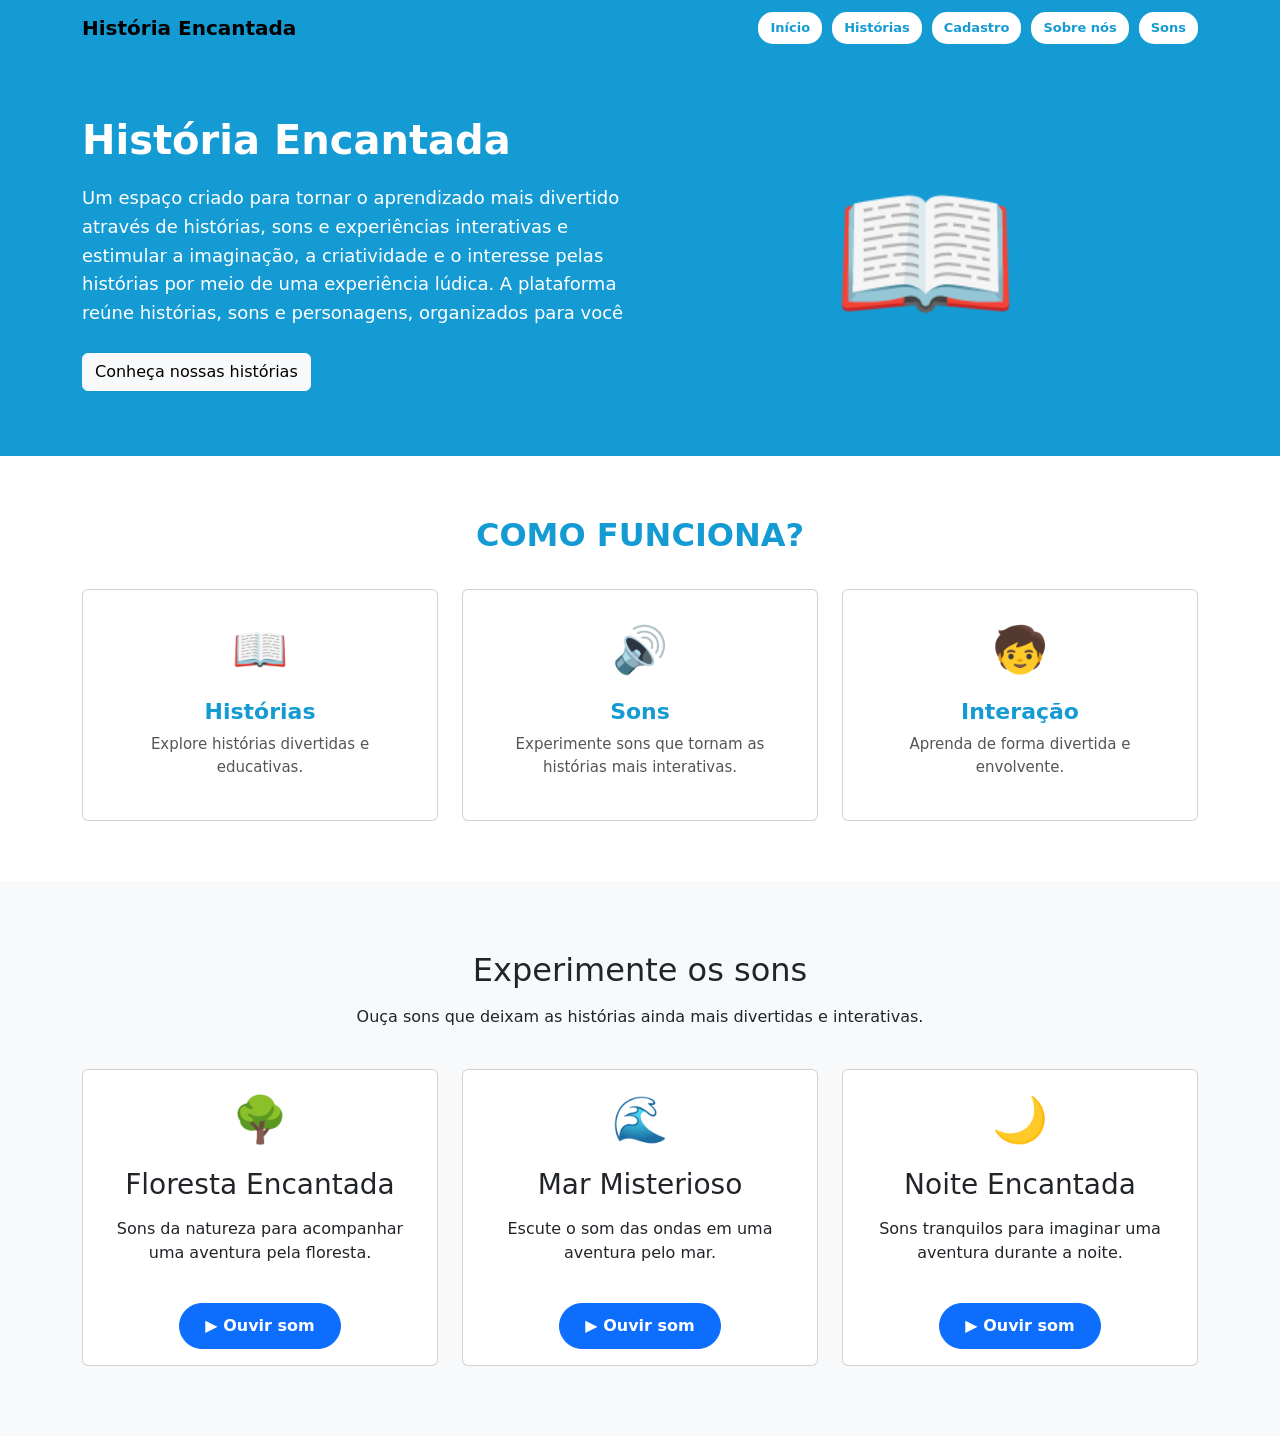
<file: index.html>
<!DOCTYPE html>
<html lang="pt-br">
<head>
    <meta charset="UTF-8">
    <meta name="viewport" content="width=device-width, initial-scale=1.0">
    <title>História Encantada</title>
    <link rel="stylesheet" href="style.css">
    <link href="https://cdn.jsdelivr.net/npm/bootstrap@5.3.8/dist/css/bootstrap.min.css" rel="stylesheet">
</head>
<body>
   <nav class="navbar">
    <div class="container">
        <a class="navbar-brand" href="index.html">
            História Encantada
        </a>
        <div class="menu">
 <a href="index.html">Início</a>
  <a href="historias.html">Histórias</a>
      <a href="cadastro.html">Cadastro</a>
 <a href="info.html">Sobre nós</a>
 <a href="sons.html">Sons</a>
        </div>

    </div>

</nav> 
<section class="inicio">
 <div class="container">
  <div class="row align-items-center">
  <div class="col-md-6">
 <h1>História Encantada</h1>
 <p> Um espaço criado para tornar o aprendizado
 mais divertido através de histórias,
 sons e experiências interativas e estimular a imaginação, a criatividade e o interesse pelas histórias por meio de uma experiência lúdica. A plataforma reúne histórias, sons e personagens, organizados para você  </p>
 <a href="historias.html" class="btn btn-light">
 Conheça nossas histórias </a>
</div>

<div class="col-md-6 text-center">
 <div class="personagem">
  📖
</div>
 </div>

 </div>

 </div>

</section>

<section class="funciona">

<div class="container">
 <h2>Como funciona?</h2>
 <div class="row">

<div class="col-md-4">
<div class="card funcionamento">
 <div class="card-body">
 <div class="icone">📖</div>

 <h3>Histórias</h3>

 <p>
 Explore histórias divertidas
 e educativas. </p>
</div>
</div>
</div>


 <div class="col-md-4">
<div class="card funcionamento">
<div class="card-body">
 <div class="icone">🔊</div>

<h3>Sons</h3>

<p>
 Experimente sons que tornam
 as histórias mais interativas.
</p>
 </div>
 </div>
</div>


<div class="col-md-4">
<div class="card funcionamento">
<div class="card-body">
<div class="icone">🧒</div>

<h3>Interação</h3>

<p>
 Aprenda de forma divertida
 e envolvente.
</p>
 </div>
</div>
</div>
</div>
</div>
</section>

<section class="sons">
<div class="container">
<h2>Experimente os sons</h2>
 <p class="descricao-sons">
 Ouça sons que deixam as histórias ainda mais divertidas e interativas. </p>
<div class="row">
 <div class="col-md-4">
 <div class="card som-card">
<div class="card-body">
<div class="icone">🌳</div>
<h3>Floresta Encantada</h3>
<p> Sons da natureza para acompanhar uma aventura pela floresta.</p>
<button class="btn btn-primary" data-som="floresta">
 ▶ Ouvir som </button>
</div>
 </div>
</div>
 <div class="col-md-4">
<div class="card som-card">
<div class="card-body">
 <div class="icone">🌊</div>
<h3>Mar Misterioso</h3>
 <p>Escute o som das ondas em uma aventura pelo mar.</p>
<button class="btn btn-primary" data-som="mar">
 ▶ Ouvir som
</button>
</div>
</div>
</div>


<div class="col-md-4">
<div class="card som-card">
 <div class="card-body">
 <div class="icone">🌙</div>
<h3>Noite Encantada</h3>
 <p>Sons tranquilos para imaginar uma aventura durante a noite.</p>
<button class="btn btn-primary" data-som="noite">
▶ Ouvir som
</button>
</div>
</div>
</div>
</div>
</div>
</section>

<script src="script.js"></script>

</body>
</html>
</file>
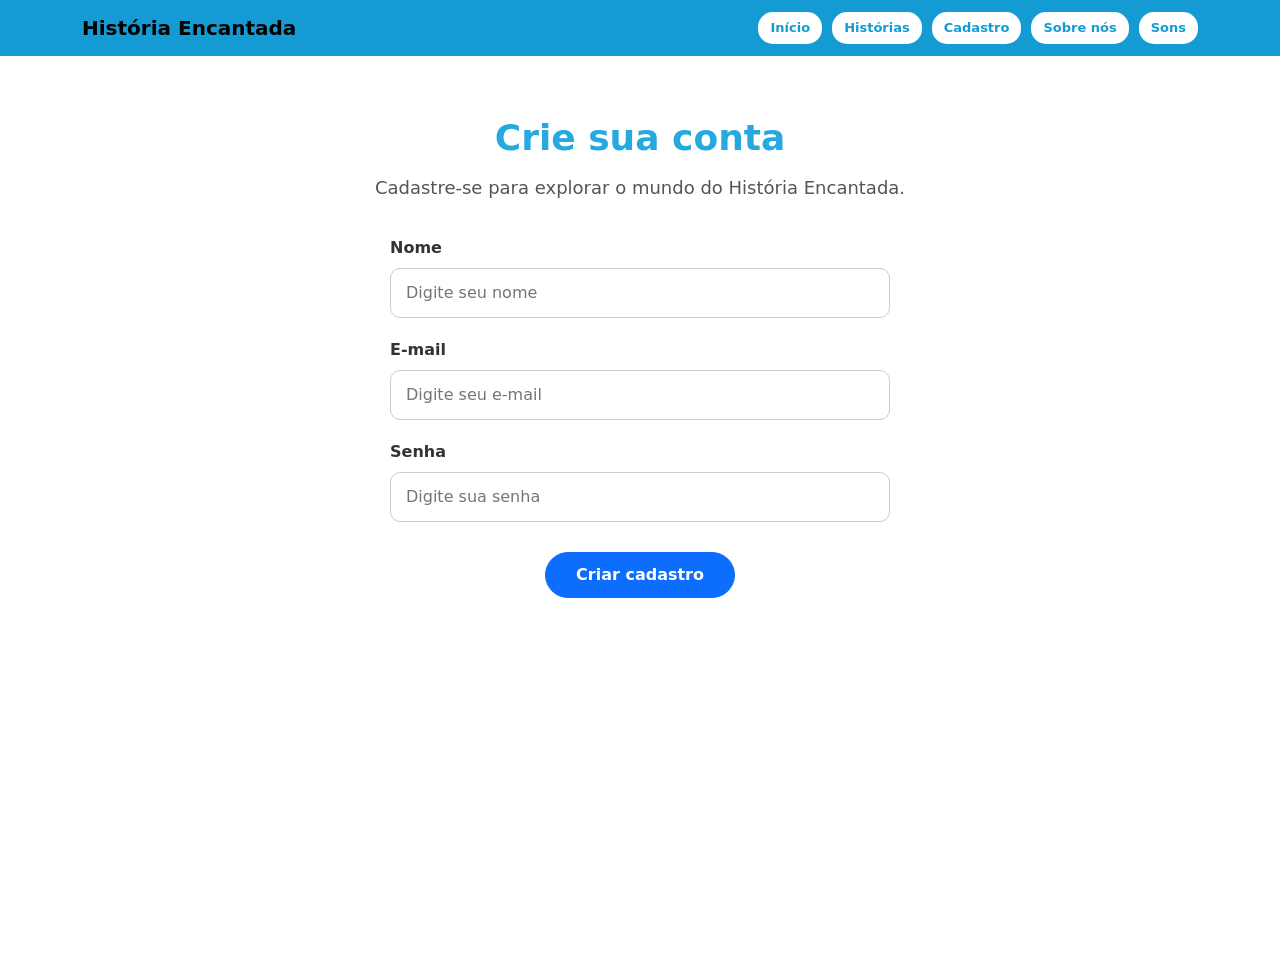
<file: cadastro.html>
<!DOCTYPE html>
<html lang="pt-br">
<head>
    <meta charset="UTF-8">
    <meta name="viewport" content="width=device-width, initial-scale=1.0">
    <title>Cadastro - História Encantada</title>
<link rel="stylesheet" href="style.css">
    <link href="https://cdn.jsdelivr.net/npm/bootstrap@5.3.8/dist/css/bootstrap.min.css" rel="stylesheet">
</head>
<body>
 <nav class="navbar">
<div class="container">
<a class="navbar-brand" href="index.html">
História Encantada</a>
<div class="menu">
<a href="index.html">Início</a>
<a href="historias.html">Histórias</a>
<a href="cadastro.html">Cadastro</a>
<a href="info.html">Sobre nós</a>
<a href="sons.html">Sons</a>
</div>
</div>
</nav>
<section class="cadastro">
 <div class="container">
<h1>Crie sua conta</h1>
<p>Cadastre-se para explorar o mundo do História Encantada.</p>
<div class="cadastro-form">
<label for="nome">Nome</label>
<input type="text" id="nome" placeholder="Digite seu nome">
</div>
<div class="cadastro-form">
<label for="email">E-mail</label>
<input type="email" id="email" placeholder="Digite seu e-mail">
</div>
<div class="cadastro-form">
<label for="senha">Senha</label>
<input type="password" id="senha" placeholder="Digite sua senha">
</div>
<button type="button" class="btn btn-primary">
Criar cadastro
</button>
</div>

</section>

</body>
</html>
</file>
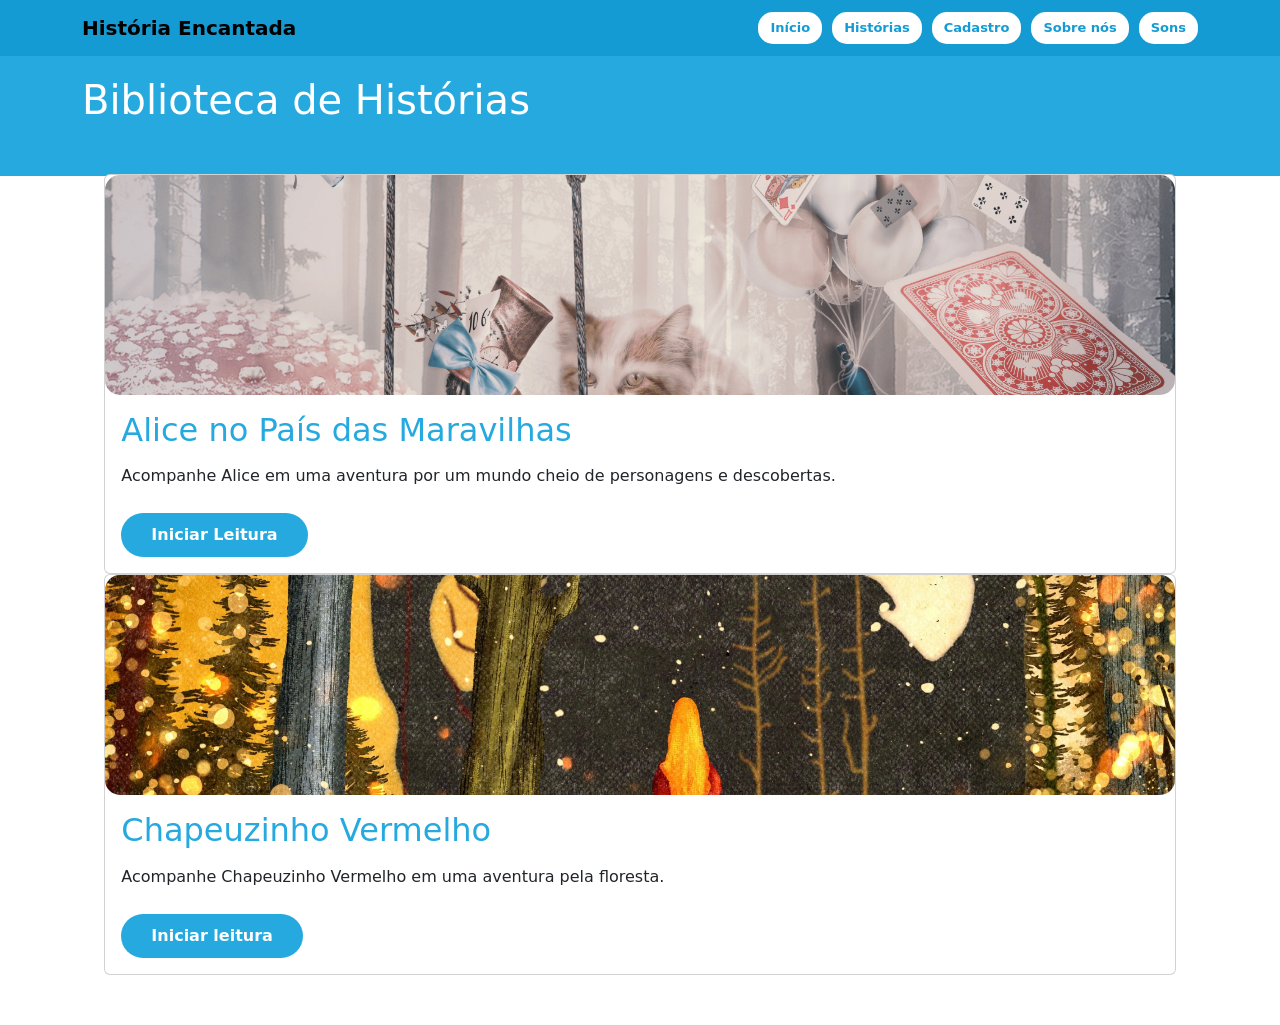
<file: historias.html>
<!DOCTYPE html>
<html lang="pt-br">
<head>
<meta charset="UTF-8">
<meta name="viewport" content="width=device-width, initial-scale=1.0">
 <title>Biblioteca de Histórias</title>
 <link rel="stylesheet" href="style.css">
<link href="https://cdn.jsdelivr.net/npm/bootstrap@5.3.8/dist/css/bootstrap.min.css" rel="stylesheet">
</head>
<body>
 <body>
 <nav class="navbar">
 <div class="container">
 <a class="navbar-brand" href="index.html">
História Encantada </a>
<div class="menu">
<a href="index.html">Início</a>
<a href="historias.html">Histórias</a>
<a href="cadastro.html">Cadastro</a>
<a href="info.html">Sobre nós</a>
<a href="sons.html">Sons</a>
</div>
 </div>
</nav>

<section class="biblioteca">
<div class="container">
<h1>Biblioteca de Histórias</h1>

<div class="card historia-card">
<img src="assets/alice.jpg" alt="Alice no País das Maravilhas">
<div class="card-body">
 <h2>Alice no País das Maravilhas</h2>
<p>Acompanhe Alice em uma aventura por um mundo cheio de personagens e descobertas.</p>  
<a href="leitura.html" class="btn btn-primary">
    Iniciar Leitura
</a>
</div>
 </div>

 <div class="card historia-card">
<img src="assets/chapeuzinho.jpg" alt="Chapeuzinho Vermelho">
<div class="card-body">
<h2>Chapeuzinho Vermelho</h2>
<p>
Acompanhe Chapeuzinho Vermelho em uma aventura pela floresta.</p>
<a href="#" class="btn btn-primary">
Iniciar leitura</a>
</div>
</div>

</section>
</body>   
</body>
</html>
</file>
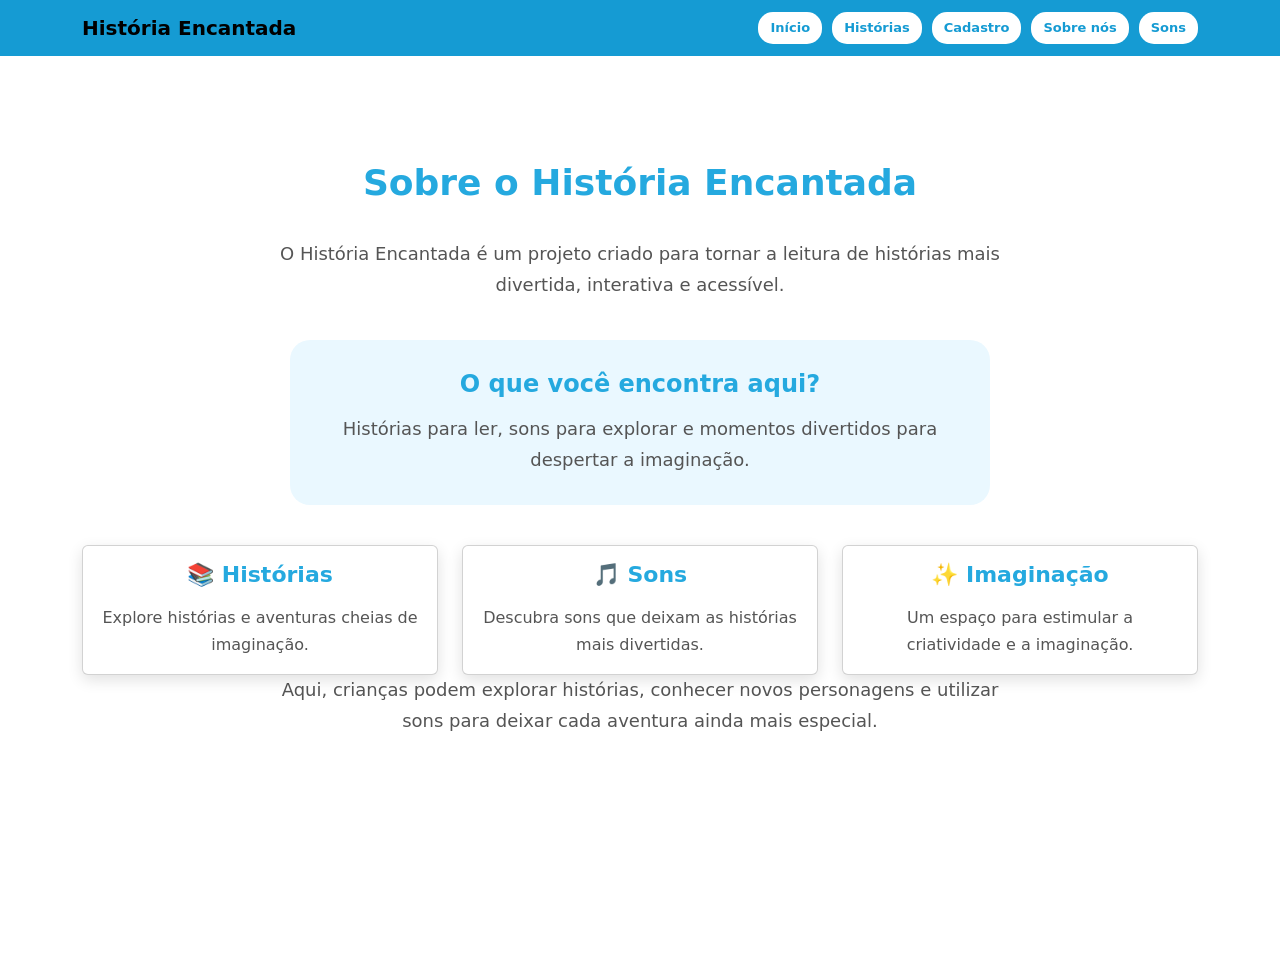
<file: info.html>
<!DOCTYPE html>
<html lang="pt-br">
<head>
    <meta charset="UTF-8">
    <meta name="viewport" content="width=device-width, initial-scale=1.0">
    <title>Sobre nós - História Encantada</title>
<link rel="stylesheet" href="style.css">
    <link href="https://cdn.jsdelivr.net/npm/bootstrap@5.3.8/dist/css/bootstrap.min.css" rel="stylesheet">
</head>
<body>
   

    <nav class="navbar">

<div class="container">
<a class="navbar-brand" href="index.html">
História Encantada</a>
<div class="menu">
<a href="index.html">Início</a>
<a href="historias.html">Histórias</a>
<a href="cadastro.html">Cadastro</a>
 <a href="info.html">Sobre nós</a>
 <a href="sons.html">Sons</a>

</div>
</div>
</nav>
<section class="sobre">
<div class="container">
<h1><h1>Sobre o História Encantada</h1></h1>
<p>O História Encantada é um projeto criado para tornar
a leitura de histórias mais divertida, interativa e acessível.</p>
<div class="sobre-destaque">
    <h2>O que você encontra aqui?</h2>
    <p> Histórias para ler, sons para explorar e momentos
divertidos para despertar a imaginação.</p>
</div>
<div class="row mt-4">
    
    <div class="col-md-4">
 <div class="card sobre-card">
<div class="card-body">
<h3>📚 Histórias</h3>
 <p> Explore histórias e aventuras cheias de imaginação.</p>
</div>
</div>
</div>

<div class="col-md-4">
<div class="card sobre-card">
<div class="card-body">
<h3>🎵 Sons</h3>
<p>Descubra sons que deixam as histórias mais divertidas.</p>
</div>
</div>
 </div>

 <div class="col-md-4">
<div class="card sobre-card">
<div class="card-body">
<h3>✨ Imaginação</h3>
<p>Um espaço para estimular a criatividade e a imaginação.</p>
</div>
</div>
</div>

</div>
<p>Aqui, crianças podem explorar histórias, conhecer novos personagens e utilizar sons para deixar cada aventura ainda mais especial.</p>
</div>

</section>
</body>
</html>
</file>
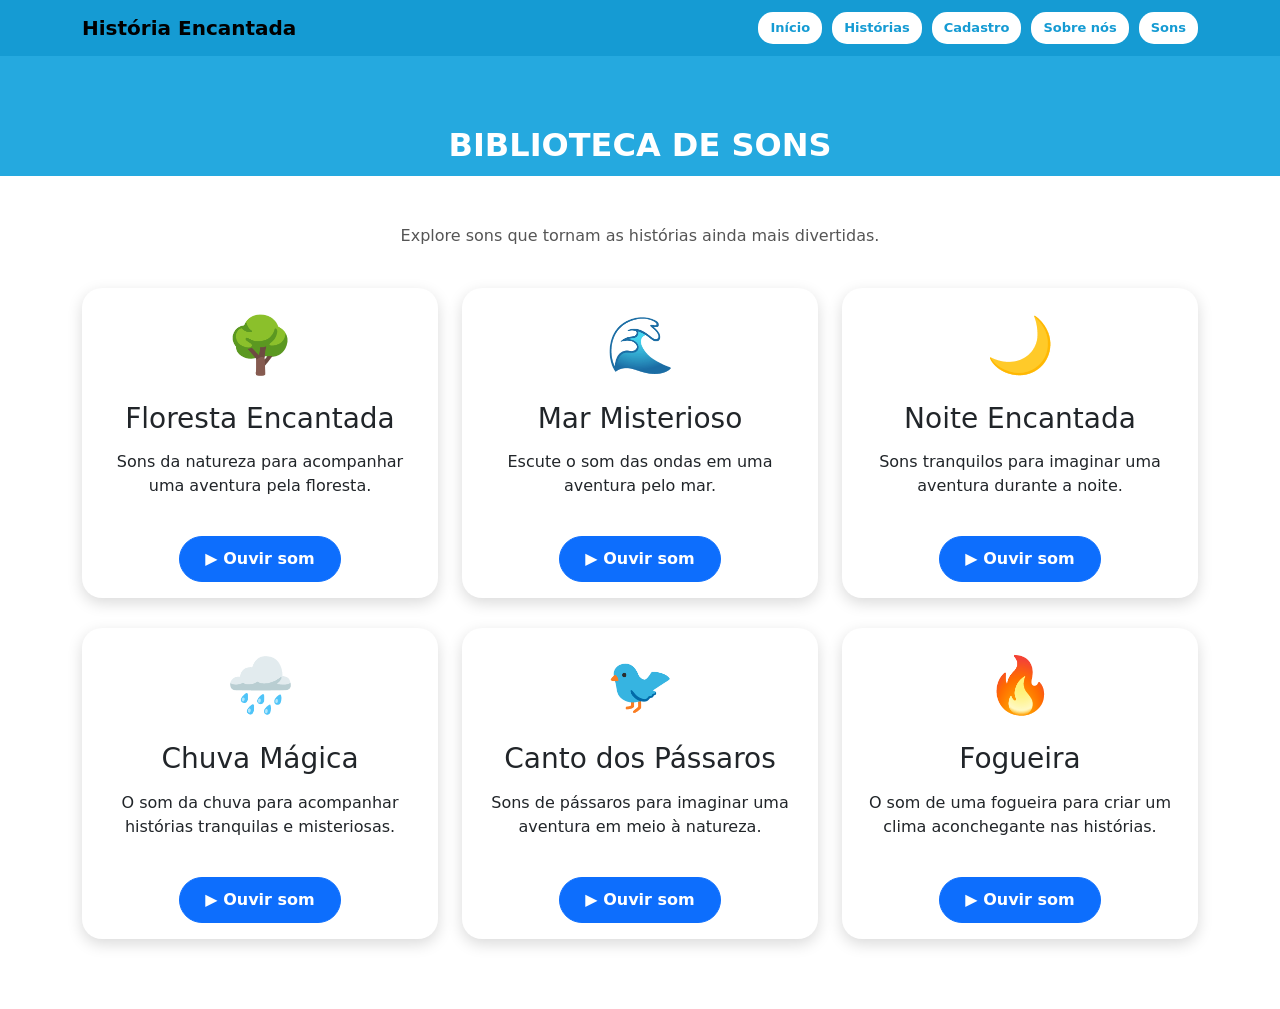
<file: sons.html>
<!DOCTYPE html>
<html lang="pt-br">
<head>
    <meta charset="UTF-8">
    <meta name="viewport" content="width=device-width, initial-scale=1.0">
    <title>Biblioteca de Sons</title>
    <link rel="stylesheet" href="style.css">
     <link href="https://cdn.jsdelivr.net/npm/bootstrap@5.3.8/dist/css/bootstrap.min.css" rel="stylesheet">
</head>
<body>
    <!DOCTYPE html>
<html lang="pt-br">

<head>

    <meta charset="UTF-8">

    <meta name="viewport" content="width=device-width, initial-scale=1.0">

    <title>Biblioteca de Sons</title>

    <link rel="stylesheet" href="style.css">

    <link href="https://cdn.jsdelivr.net/npm/bootstrap@5.3.8/dist/css/bootstrap.min.css" rel="stylesheet">

</head>

<body>
 <nav class="navbar">
<div class="container">
 <a class="navbar-brand" href="index.html">
História Encantada</a>
            <div class="menu">
                <a href="index.html">Início</a>
                <a href="historias.html">Histórias</a>
                <a href="cadastro.html">Cadastro</a>
                <a href="info.html">Sobre nós</a>
                <a href="sons.html">Sons</a>
</div>
</div>
</nav>


<section class="biblioteca-sons">
<div class="container">
<h1>Biblioteca de Sons</h1>
<p>Explore sons que tornam as histórias ainda mais divertidas.</p>
<div class="row">
<div class="col-md-4">
<div class="card som-card">
<div class="card-body">
<div class="icone">🌳</div>
<h3>Floresta Encantada</h3>
<p>Sons da natureza para acompanhar uma aventura pela floresta.</p>
<button class="btn btn-primary" data-som="floresta">
▶ Ouvir som</button>
</div>
</div>
</div>
<div class="col-md-4">
<div class="card som-card">
<div class="card-body">
<div class="icone">🌊</div>
<h3>Mar Misterioso</h3>
<p>Escute o som das ondas em uma aventura pelo mar.</p>
<button class="btn btn-primary" data-som="mar">
     ▶ Ouvir som
</button>
</div>
</div>
</div>

<div class="col-md-4">
<div class="card som-card">
<div class="card-body">
<div class="icone">🌙</div>
<h3>Noite Encantada</h3>
<p>Sons tranquilos para imaginar uma aventura durante a noite.</p>
<button class="btn btn-primary" data-som="noite">
▶ Ouvir som</button>
</div>
</div>
</div>
<div class="col-md-4">
<div class="card som-card">
<div class="card-body">
<div class="icone">🌧️</div>
<h3>Chuva Mágica</h3>
<p>O som da chuva para acompanhar histórias tranquilas e misteriosas.</p>
<button class="btn btn-primary" type="button">
▶ Ouvir som</button>
</div>
</div>
</div>
<div class="col-md-4">
<div class="card som-card">
     <div class="card-body">
<div class="icone">🐦</div>
<h3>Canto dos Pássaros</h3>
<p>Sons de pássaros para imaginar uma aventura em meio à natureza.</p>
<button class="btn btn-primary" type="button">
▶ Ouvir som</button>
</div>
</div>
</div>
<div class="col-md-4">
<div class="card som-card">
<div class="card-body">
<div class="icone">🔥</div>
<h3>Fogueira</h3>
<p>O som de uma fogueira para criar um clima aconchegante nas histórias.</p>
<button class="btn btn-primary" type="button">
▶ Ouvir som</button>
</div>
</div>

</div>
</div>
</div>
</section>


</body>

</html>
<script src="script.js"></script>
</body>
</html>
</file>
<file: style.css>
@charset "UTF-8";
* {
margin: 0;
padding: 0;
box-sizing: border-box;
}

@media (max-width: 768px) {
.historia-card {
width: 90%;
 margin-left: 5%;
margin-right: 5%;
}
}

body {
font-family: Arial, Helvetica, sans-serif;
 background-color: white;
}
.navbar {
background-color: #159bd3;
 padding: 12px 0;
}

.navbar-brand {
color: white;
font-size: 20px;
font-weight: bold;
}

.menu {
display: flex;
 gap: 10px;
}

.menu a {
background-color: white;
 color: #159bd3;
 text-decoration: none;
 font-size: 13px;
 font-weight: bold;
 padding: 6px 12px;
 border-radius: 15px;
}

.menu a:hover {
background-color: #0d82b5;
color: white;
}

.inicio {
background-color: #159bd3;
min-height: 400px;
padding: 60px 0;
color: white;
}

.inicio h1 {
 font-size: 40px;
 font-weight: bold;
 margin-bottom: 20px;
}

.inicio p {
font-size: 18px;
line-height: 1.6;
 margin-bottom: 25px;
}

.personagem {
font-size: 150px;
}

.funciona {
 padding: 60px 0;
text-align: center;
}

.funciona h2 {
color: #159bd3;
font-size: 32px;
font-weight: bold;
text-transform: uppercase;
 margin-bottom: 35px;
}

.funcionamento {
 border: none;
 border-radius: 12px;
 height: 100%;
 padding: 10px;
 transition: 0.3s;
}

.funcionamento:hover {
 transform: translateY(-5px);
}

.icone {
 font-size: 45px;
 margin-bottom: 15px;
}

.funcionamento h3 {
color: #159bd3;
 font-size: 22px;
font-weight: bold;
}

.funcionamento p {
color: #555;
font-size: 15px;
 line-height: 1.5;
}

.sons {
 padding: 70px 0;
 background-color: #f8f9fa;
text-align: center;
}

.sons h2 {
 margin-bottom: 15px;
}

.descricao-sons {
 margin-bottom: 40px;
}

.som-card {
 height: 100%;
 border: none;
 border-radius: 15px;
transition: 0.3s;
}

.som-card:hover {
 transform: translateY(-5px);
}

.som-card .icone {
 font-size: 45px;
 margin-bottom: 15px;
}

.som-card h3 {
 margin-bottom: 15px;
}

.som-card p {
min-height: 70px;
}

.som-card .btn {
 border-radius: 25px;
 padding: 10px 25px;
 font-weight: bold;
transition: 0.3s;
}

.som-card .btn:hover {
 transform: scale(1.05  );
}


.historia-card {
width: 45;
display:inline-block ;
vertical-align: top;
margin-left: 2%;
margin-right: 2%;
}

.historia-card h2 {
color: #25a9df;
margin-bottom: 15px;
}

.historia-card p {
margin-bottom: 25px;
}

.historia-card .btn {
border-radius: 25px;
padding: 10px 25px;
font-weight: bold;
}

.biblioteca {
 background: linear-gradient(
 to bottom,
 #25a9df 120px,
 #ffffff 120px
);
 padding-bottom: 50px;
}

.biblioteca h1 {
padding: 20px 0;
 margin-bottom: 30px;
color: white;
}

.historia-card img {
width: 100%;
height: 220px;
object-fit: cover;
 border-radius: 15px;
}

.historia-card .btn {
 background-color: #25a9df;
border: none;
 border-radius: 25px;
 padding: 10px 30px;
 font-weight: bold;
 transition: 0.3s;
}

.historia-card .btn:hover {
 background-color: #168bc0;
 transform: scale(1.05);
}

.leitura {
 min-height: 100vh;
background-color: #ffffff;
 padding: 60px 0;
text-align: center;
}

.leitura h1 {
 color: #25a9df;
 font-size: 36px;
 font-weight: bold;
 margin-bottom: 35px;
}

.leitura h2 {
 color: #25a9df;
font-size: 20px;
 margin-bottom: 10px;
}

.leitura h3 {
 color: #333;
font-size: 24px;
 margin-bottom: 30px;
}

.texto-historia {
 max-width: 750px;
margin: 0 auto;
font-size: 18px;
 line-height: 1.8;
 text-align: left;
color: #444;
}

.controles {
 margin-top: 50px;
 padding: 15px;
 background-color: #25a9df;
border-radius: 15px;

 display: flex;
justify-content: center;
 gap: 15px;
}

.controles button {
width: 45px;
 height: 45px;
 border: none;
border-radius: 50%;
background-color: white;
color: #25a9df;
font-size: 20px;
cursor: pointer;
}

.controles button:hover {
 background-color: #eaf8ff;
}

.biblioteca-sons {
min-height: 100vh;
padding: 50px 0 70px;
background: linear-gradient(
 to bottom,
#25a9df 120px,
#ffffff 120px
 );
text-align: center;
}

.biblioteca-sons h1 {
color: white;
font-size: 32px;
font-weight: bold;
 text-transform: uppercase;
 padding: 20px 0;
 margin-bottom: 40px;
}

.biblioteca-sons > .container > p {
margin-bottom: 40px;
color: #555;
}
.biblioteca-sons .row {
 row-gap: 30px;
}

.biblioteca-sons .som-card {
 border: none;
 border-radius: 20px;
 box-shadow: 0 5px 15px rgba(0, 0, 0, 0.15);
}

.biblioteca-sons .som-card .icone {
 font-size: 55px;
 margin-bottom: 15px;
}

.sobre {
min-height: 100vh;
padding: 70px 0;
background-color: #ffffff;
text-align: center;
}

.sobre h1 {
color: #25a9df;
font-size: 36px;
font-weight: bold;
margin-bottom: 35px;
}

.sobre p {
max-width: 750px;
margin: 0 auto 20px;
color: #555;
font-size: 18px;
line-height: 1.7;
}

.sobre-destaque {
max-width: 700px;
margin: 40px auto;
padding: 30px;
background-color: #eaf8ff;
 border-radius: 20px;
}

.sobre-destaque h2 {
color: #25a9df;
font-size: 24px;
font-weight: bold;
margin-bottom: 15px;
}

.sobre-destaque p {
margin-bottom: 0;
}

.sobre-card {
height: 100%;
border: none;
border-radius: 20px;
box-shadow: 0 5px 15px rgba(0, 0, 0, 0.12);
transition: 0.3s;
}

.sobre-card:hover {
 transform: translateY(-5px);
}

.sobre-card h3 {
color: #25a9df;
font-size: 22px;
font-weight: bold;
margin-bottom: 15px;
}

.sobre-card p {
 margin-bottom: 0;
font-size: 16px;
}

.cadastro {
min-height: 100vh;
padding: 60px 0;
background-color: #ffffff;
text-align: center;
}

.cadastro h1 {
color: #25a9df;
font-size: 36px;
font-weight: bold;
margin-bottom: 15px;
}

.cadastro > .container > p {
color: #555;
font-size: 18px;
 margin-bottom: 35px;
}

.cadastro-form {
max-width: 500px;
margin: 0 auto 20px;
 text-align: left;
}

.cadastro-form label {
display: block;
 margin-bottom: 8px;
font-weight: bold;
color: #333;
}

.cadastro-form input {
 width: 100%;
padding: 12px 15px;
 border: 1px solid #ccc;
border-radius: 10px;
 font-size: 16px;
}

.cadastro-form input:focus {
outline: none;
 border-color: #25a9df;
box-shadow: 0 0 5px rgba(37, 169, 223, 0.3);
}

.cadastro .btn {
margin-top: 10px;
padding: 10px 30px;
border-radius: 25px;
 font-weight: bold;
}
</file>
